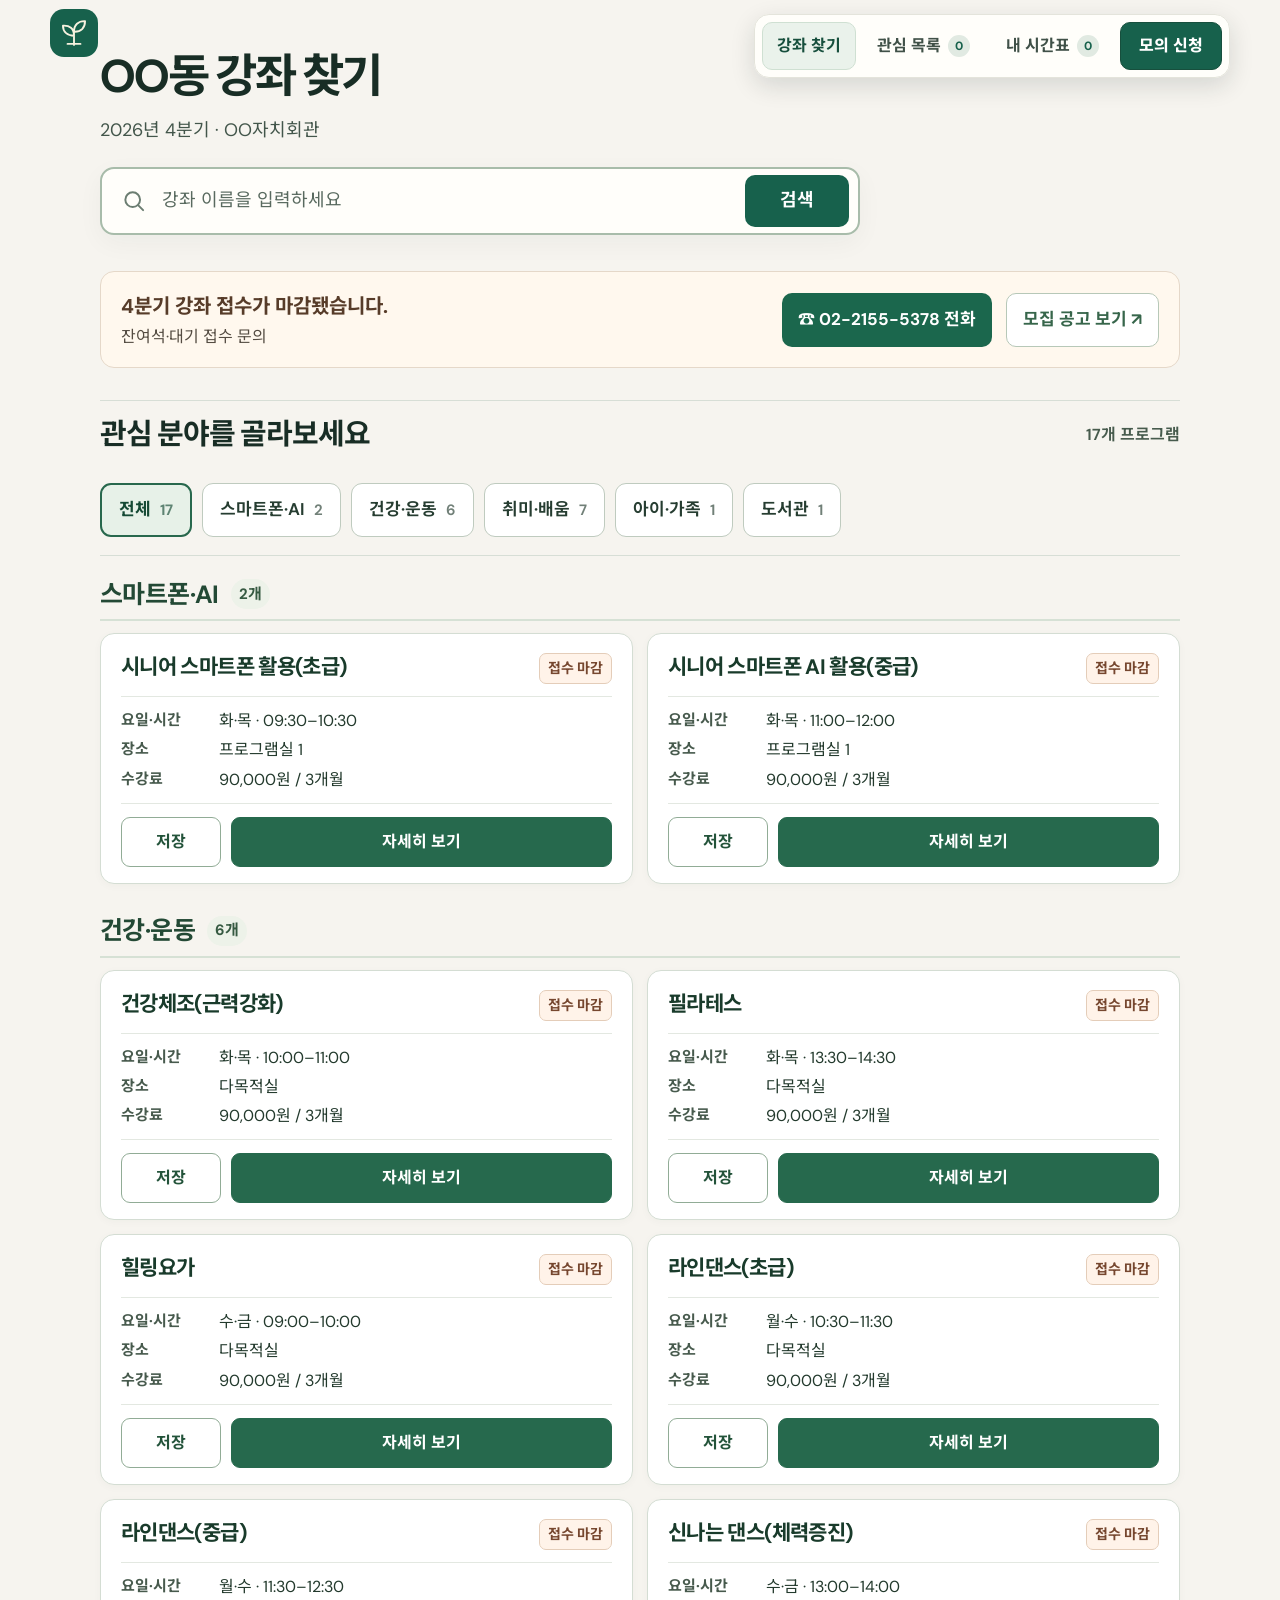
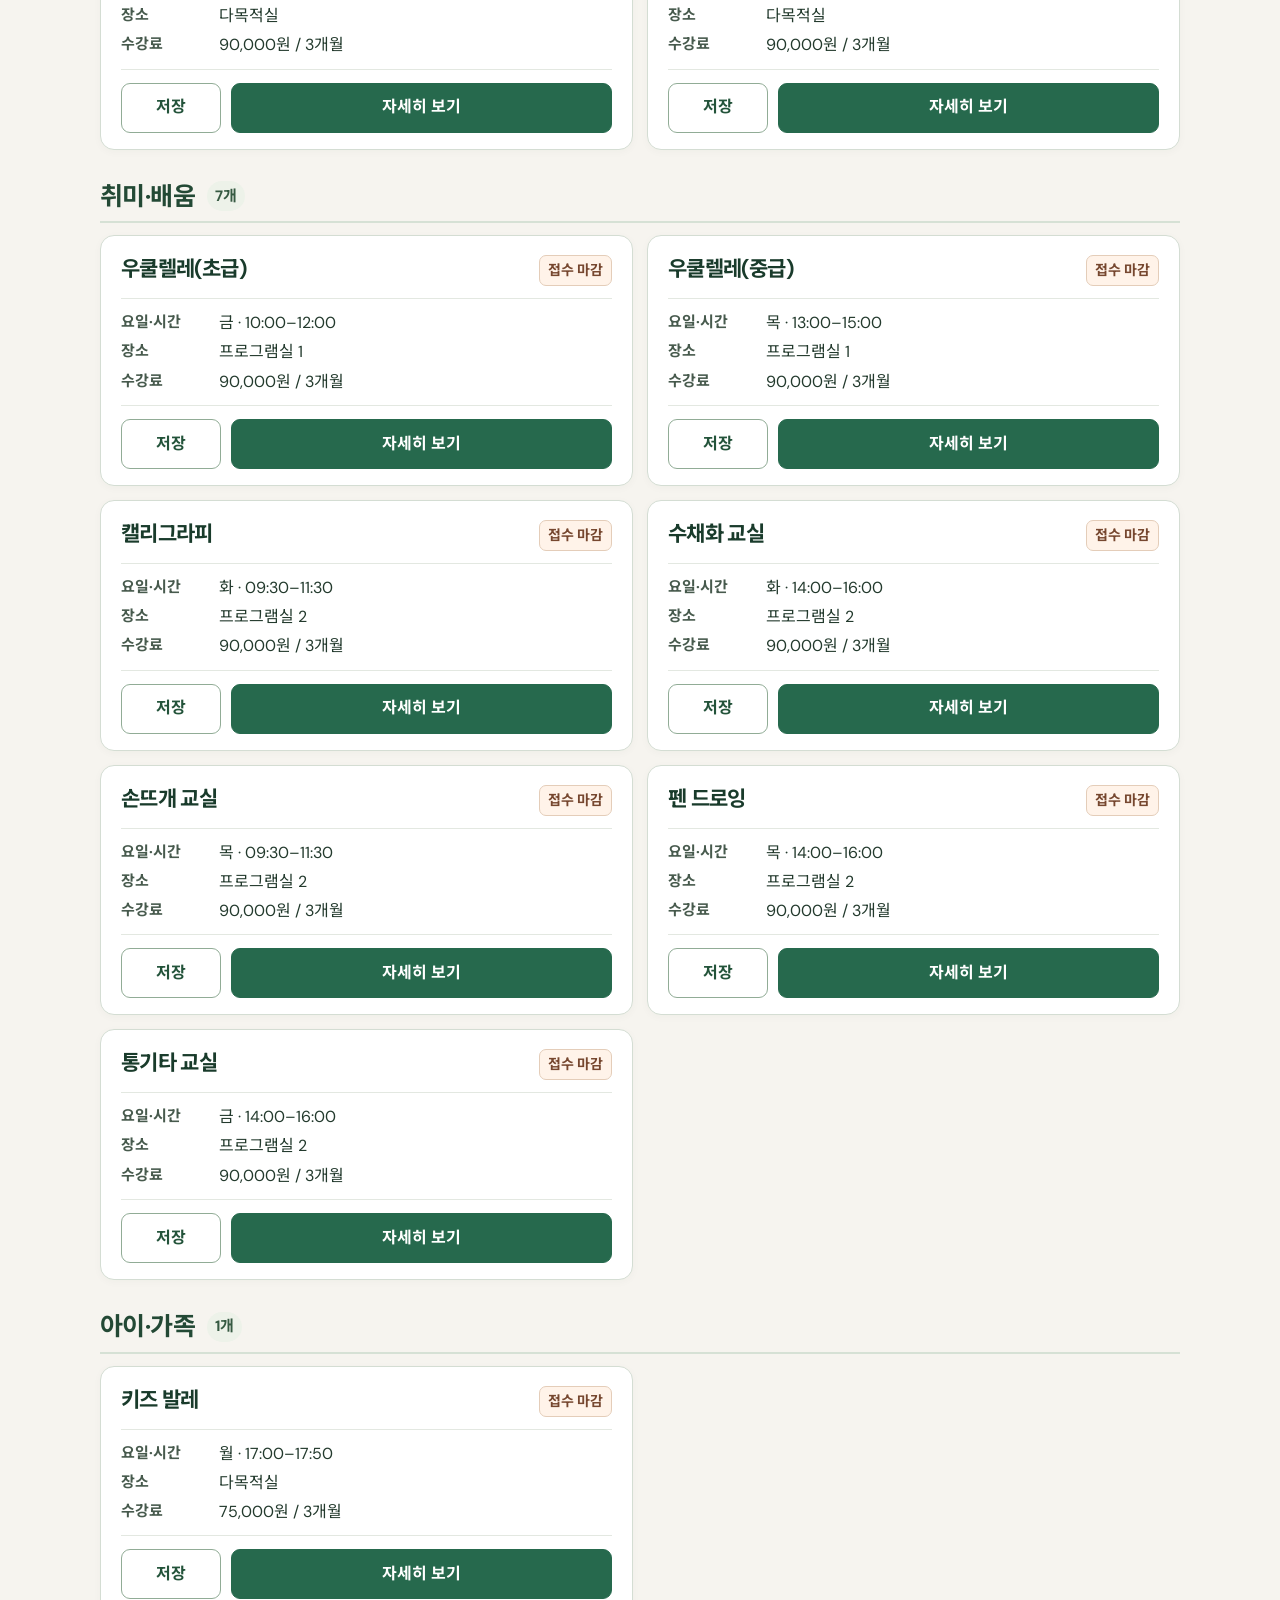
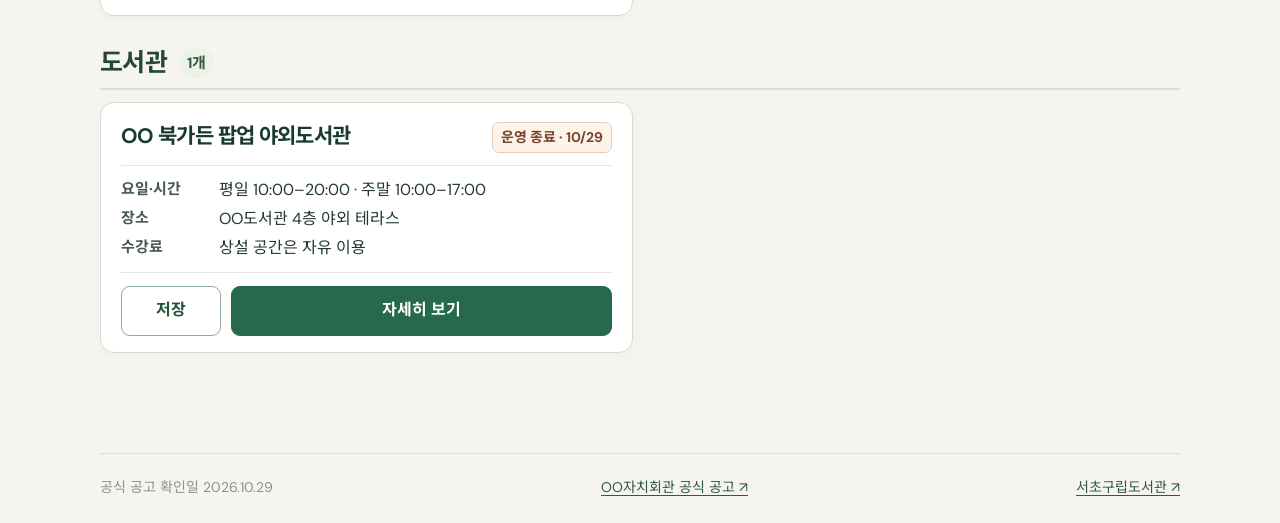
<file: index.html>
<!doctype html>
<html lang="ko">
  <head>
    <meta charset="UTF-8" />
    <meta name="viewport" content="width=device-width, initial-scale=1" />
    <meta name="theme-color" content="#f6f4ef" />
    <meta name="description" content="OO동 공공시설 강좌와 프로그램 공고를 크게 보기 쉽게 확인하세요." />
    <title>OO 클래스 — OO동 강좌 찾기</title>
    <link rel="stylesheet" href="./styles.css" />
    <script defer src="./programs.js"></script>
    <script defer src="./app.js"></script>
  </head>
  <body>
    <div class="app-shell">
      <header class="site-header">
        <a class="brand" href="#top" aria-label="홈 화면으로 이동">
          <span class="brand-mark" aria-hidden="true">
            <svg viewBox="0 0 40 40" fill="none"><path d="M20 34V17.5M20 23.2C12.5 23.2 7 19 7 11.4c7.7-.5 13 3.1 13 11.8ZM20 18.5C20 10.5 25 5.7 33 6c.1 7.9-4.8 12.9-13 12.5Z" stroke="currentColor" stroke-width="2.2" stroke-linecap="round" stroke-linejoin="round"/><path d="M12.4 32.8h15.2" stroke="currentColor" stroke-width="2.2" stroke-linecap="round"/></svg>
          </span>
        </a>
      </header>
      <nav class="view-switcher" aria-label="화면 메뉴">
        <button class="nav-link active" id="browseNav" type="button" aria-current="page">강좌 찾기</button>
        <button class="nav-link saved-nav" id="savedNav" type="button" aria-current="false">관심 목록 <span class="saved-count" id="savedCount">0</span></button>
        <button class="nav-link saved-nav" id="timetableNav" type="button" aria-current="false">내 시간표 <span class="saved-count" id="timetableCount">0</span></button>
        <a class="mock-application-link" href="./practice.html?flow=choose">모의 신청</a>
      </nav>

      <main id="top">
        <section class="hero" aria-labelledby="heroTitle">
          <div class="hero-copy">
            <h1 id="heroTitle">OO동 강좌 찾기</h1>
            <p class="hero-description">2026년 4분기 · OO자치회관</p>
            <form class="search-box" id="searchForm" role="search">
              <span class="search-symbol" aria-hidden="true">
                <svg viewBox="0 0 24 24" fill="none"><circle cx="10.8" cy="10.8" r="6.8" stroke="currentColor" stroke-width="1.8"/><path d="m16 16 4.4 4.4" stroke="currentColor" stroke-width="1.8" stroke-linecap="round"/></svg>
              </span>
              <label class="sr-only" for="searchInput">강좌 이름 검색</label>
              <input id="searchInput" type="search" placeholder="강좌 이름을 입력하세요" autocomplete="off" />
              <button class="search-submit" type="submit">검색</button>
            </form>
          </div>
        </section>

        <section class="status-note" role="status" aria-label="접수 안내">
          <div class="status-copy">
            <strong>4분기 강좌 접수가 마감됐습니다.</strong>
            <span>잔여석·대기 접수 문의</span>
          </div>
          <a class="phone-button" href="tel:0221555378">☎ 02-2155-5378 전화</a>
          <a class="notice-link" href="https://www.seocho.go.kr/site/seocho/ex/lecture/View.do?clIdx=L00018738" target="_blank" rel="noreferrer">모집 공고 보기 ↗</a>
        </section>

        <section class="program-section" id="programSection" aria-labelledby="programTitle">
          <div class="section-heading">
            <div>
              <h2 id="programTitle">관심 분야를 골라보세요</h2>
            </div>
            <span id="resultCount" aria-live="polite">17개 프로그램</span>
          </div>

          <div class="filter-toolbar">
            <div class="category-filters" role="group" aria-label="관심 분야">
              <button class="filter-chip selected" type="button" data-category="all" aria-pressed="true">전체 <span>17</span></button>
              <button class="filter-chip" type="button" data-category="senior" aria-pressed="false">스마트폰·AI <span>2</span></button>
              <button class="filter-chip" type="button" data-category="wellness" aria-pressed="false">건강·운동 <span>6</span></button>
              <button class="filter-chip" type="button" data-category="learning" aria-pressed="false">취미·배움 <span>7</span></button>
              <button class="filter-chip" type="button" data-category="kids" aria-pressed="false">아이·가족 <span>1</span></button>
              <button class="filter-chip" type="button" data-category="library" aria-pressed="false">도서관 <span>1</span></button>
            </div>
          </div>

          <div class="active-query" id="activeQuery" hidden>
            <span id="queryText"></span><button type="button" id="clearQuery">검색 지우기</button>
          </div>

          <div class="content-layout">
            <div class="program-grid" id="programGrid" aria-live="polite"></div>
          </div>
          <div class="empty-state" id="emptyState" hidden>
            <h3>찾는 강좌가 없습니다.</h3>
            <button type="button" id="emptyReset">전체 강좌 보기</button>
          </div>
        </section>

        <section class="saved-section" id="savedSection" hidden aria-labelledby="savedTitle">
          <div class="saved-heading">
            <div><button class="back-to-browse" type="button" id="backToBrowse">← 강좌 찾기</button><h2 id="savedTitle">관심 목록</h2><p class="saved-note">저장한 강좌 모음입니다. 수강 신청은 별도로 해야 합니다.</p></div>
            <span class="saved-overview"><b id="savedOverviewCount">0</b>개</span>
          </div>
          <div class="saved-list" id="savedList"></div>
          <div class="saved-empty" id="savedEmpty" hidden><h3>저장한 강좌가 없습니다.</h3><button type="button" id="savedEmptyBrowse">강좌 찾기</button></div>
        </section>

        <section class="timetable-section" id="timetableSection" hidden aria-labelledby="timetableTitle">
          <div class="saved-heading">
            <div><button class="back-to-browse" type="button" id="backFromTimetable">← 강좌 찾기</button><h2 id="timetableTitle">내 시간표</h2><p class="saved-note">신청 연습을 마치고 시간표에 담은 강좌예요. 실제 수강 등록 상태와는 달라요.</p></div>
            <span class="saved-overview"><b id="timetableOverviewCount">0</b>개</span>
          </div>
          <div class="timetable-notice">이 시간표는 이 브라우저에만 저장됩니다. 실제 신청 여부는 서초구청에서 확인해 주세요.</div>
          <div class="timetable-scroll" id="timetableScroll" hidden></div>
          <div class="saved-empty" id="timetableEmpty" hidden><h3>아직 시간표에 담긴 강좌가 없어요.</h3><p>신청 연습을 마치면 이곳에 자동으로 표시돼요.</p><button type="button" id="timetableEmptyBrowse">강좌 찾기</button></div>
        </section>
      </main>

      <footer class="site-footer"><span>공식 공고 확인일 2026.10.29</span><a href="https://www.seocho.go.kr/site/seocho/ex/lecture/List.do?scOrg=29280000" target="_blank" rel="noreferrer">OO자치회관 공식 공고 ↗</a><a href="https://www.seocholib.or.kr/" target="_blank" rel="noreferrer">서초구립도서관 ↗</a></footer>
    </div>

    <dialog class="program-dialog" id="programDialog" aria-labelledby="dialogTitle">
      <div class="dialog-head"><span class="dialog-kicker" id="dialogKicker">강좌 정보</span><button class="dialog-close" id="dialogClose" type="button" aria-label="창 닫기">닫기</button></div>
      <div class="dialog-body" id="dialogBody"></div>
    </dialog>
    <div class="toast" id="toast" role="status" aria-live="polite"></div>
  </body>
</html>
</file>
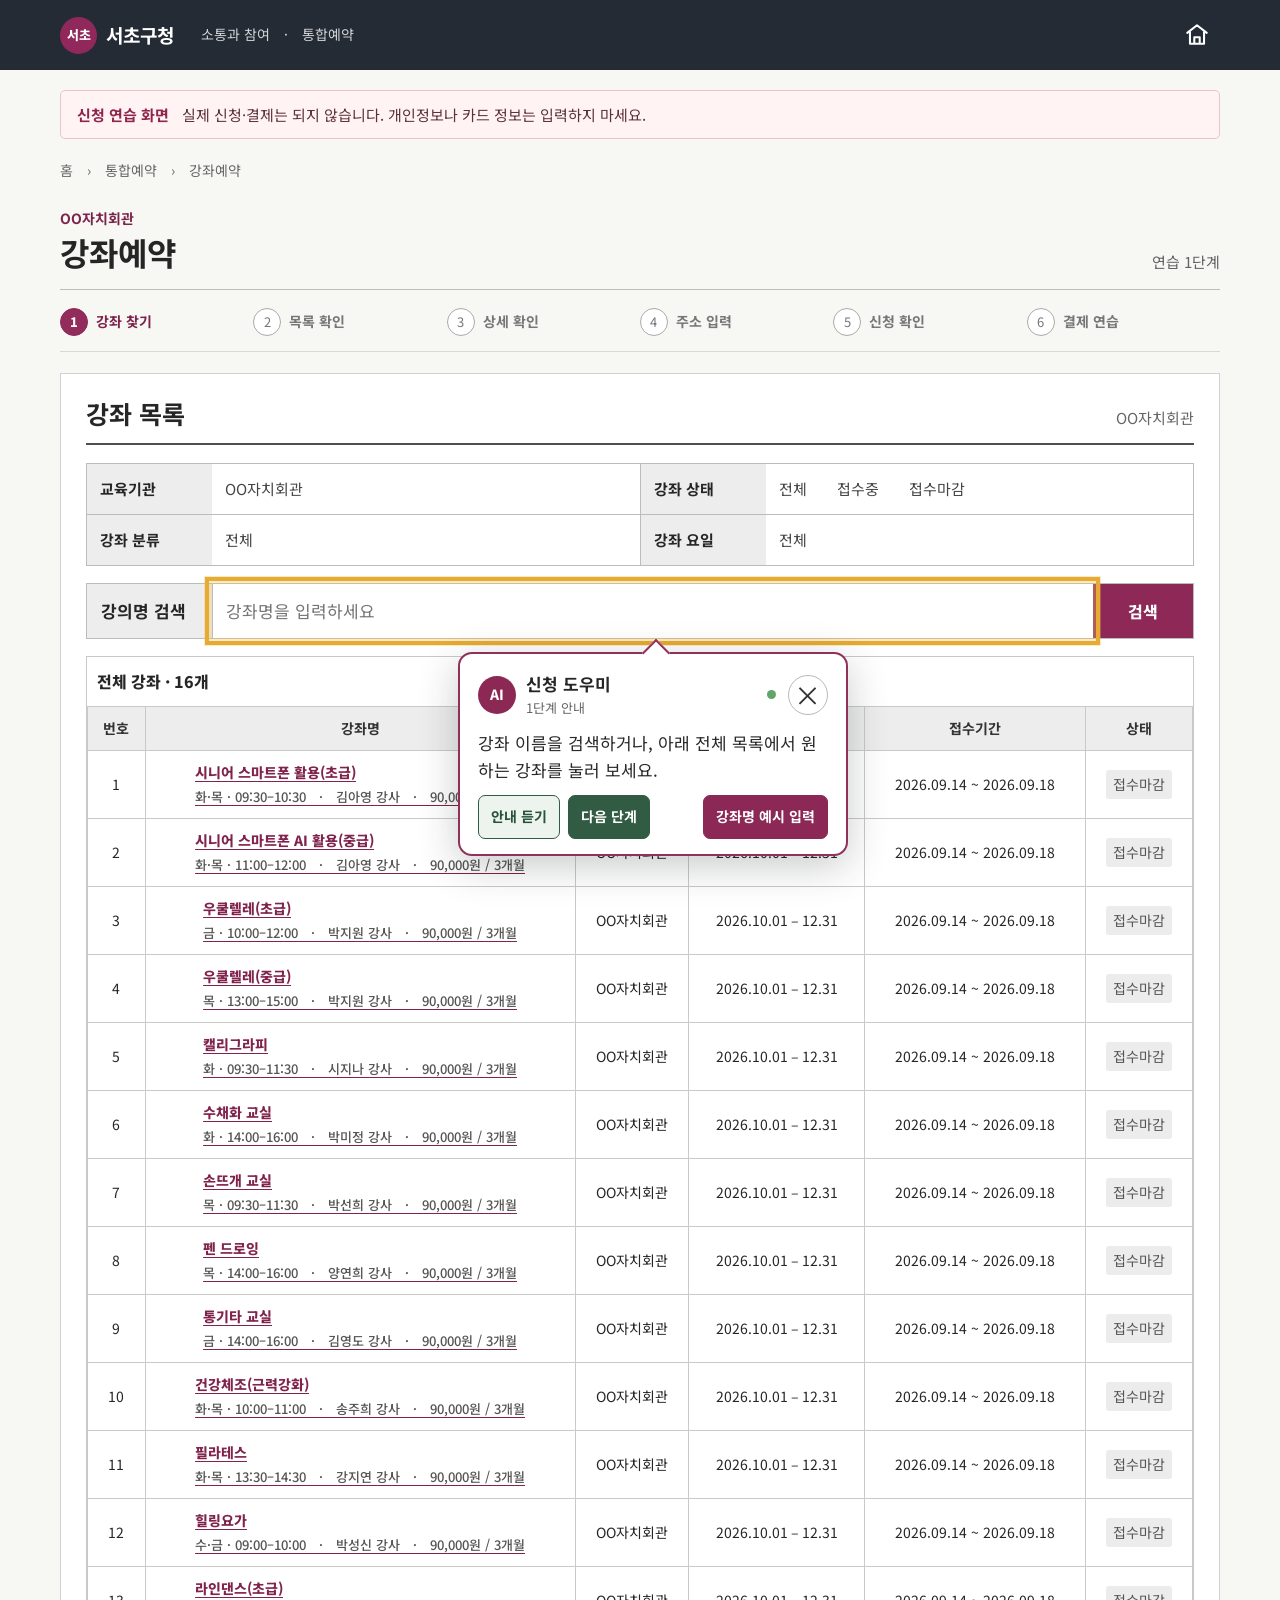
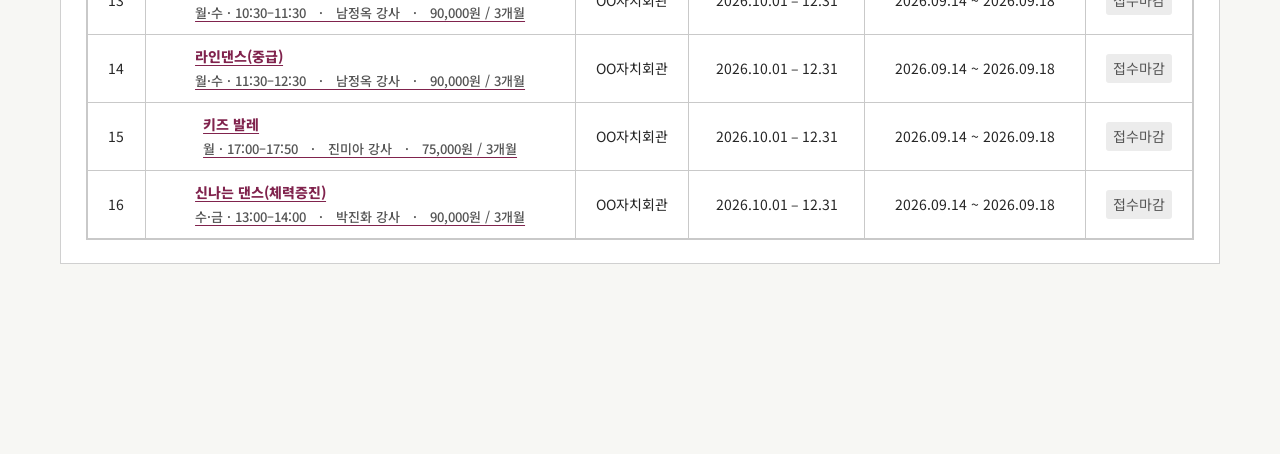
<file: practice.html>
<!doctype html>
<html lang="ko">
  <head>
    <meta charset="UTF-8" />
    <meta name="viewport" content="width=device-width, initial-scale=1" />
    <meta name="theme-color" content="#f7f7f4" />
    <meta name="description" content="서초구 강좌 신청 과정을 안전하게 연습하는 화면입니다." />
    <title>신청 연습 · OO 클래스</title>
    <link rel="stylesheet" href="./practice.css" />
    <script defer src="./programs.js"></script>
    <script defer src="./practice.js"></script>
  </head>
  <body>
    <header class="portal-topbar">
      <div class="portal-topbar-inner"><a class="portal-logo" href="./index.html"><span class="portal-symbol">서초</span><b>서초구청</b></a><span>소통과 참여　·　통합예약</span><nav class="portal-nav" aria-label="홈 이동"><a class="return-link home-icon-link" href="./index.html" aria-label="홈 화면으로 돌아가기"><svg aria-hidden="true" viewBox="0 0 24 24"><path d="m3 10 9-7 9 7M5.5 9v11h13V9M9.5 20v-6h5v6"/></svg></a></nav></div>
    </header>

    <main class="practice-layout">
      <div class="practice-warning" role="note"><b>신청 연습 화면</b><span>실제 신청·결제는 되지 않습니다. 개인정보나 카드 정보는 입력하지 마세요.</span></div>
      <nav class="breadcrumb" aria-label="현재 위치">홈　›　통합예약　›　강좌예약</nav>
      <div class="page-heading"><div><p class="page-eyebrow">OO자치회관</p><h1>강좌예약</h1></div><div class="page-count" id="pageCount">연습 1단계</div></div>
      <div class="step-track" id="stepTrack" aria-label="신청 연습 진행"></div>
      <section class="portal-content" id="portalContent"></section>
    </main>

    <aside class="coach" aria-label="AI 신청 도우미">
      <div class="coach-head"><span class="coach-avatar" aria-hidden="true">AI</span><div><b>신청 도우미</b><small id="coachCounter">1단계 안내</small></div><span class="coach-live" aria-hidden="true"></span><button class="coach-close" id="closeCoach" type="button" aria-label="신청 도우미 닫기">×</button></div>
      <p class="coach-message" id="coachMessage" aria-live="polite"></p>
      <div class="coach-actions"><button class="coach-speak" id="speakGuide" type="button">안내 듣기</button><button class="coach-back" id="coachBack" type="button" hidden>이전 단계</button><button class="coach-next" id="coachNext" type="button">다음 단계</button><button class="coach-example" id="fillExample" type="button" hidden>예시 입력</button></div>
    </aside>
    <button class="coach-reopen" id="reopenCoach" type="button" hidden><span aria-hidden="true">✦</span> 신청 도우미 다시 보기</button>
  </body>
</html>
</file>
<file: styles.css>
@import url('https://fonts.googleapis.com/css2?family=DM+Sans:wght@400;500;600;700&family=Noto+Sans+KR:wght@400;500;600;700;800&display=swap');

:root{--paper:#f6f4ef;--white:#fffefa;--ink:#182522;--muted:#75817b;--green:#17614c;--green-2:#dcebe2;--mint:#cfe4d5;--orange:#d76845;--orange-soft:#f8e6d9;--line:#e7e5dd;--shadow:0 18px 50px rgba(24,37,34,.07);font-family:"DM Sans","Noto Sans KR",-apple-system,BlinkMacSystemFont,"Segoe UI",sans-serif;color:var(--ink);font-synthesis:none;text-rendering:optimizeLegibility}
*[hidden]{display:none!important}
*{box-sizing:border-box}html{scroll-behavior:smooth}body{margin:0;background:var(--paper);min-width:320px}button,input,select{font:inherit}button,a,select{-webkit-tap-highlight-color:transparent}button{color:inherit}.app-shell{width:min(1180px,calc(100% - 64px));margin:0 auto}.site-header{height:92px;display:flex;align-items:center;justify-content:space-between;border-bottom:1px solid rgba(24,37,34,.09)}.brand{display:inline-flex;align-items:center;gap:11px;text-decoration:none;color:var(--ink)}.brand-mark{display:grid;place-items:center;width:42px;height:42px;border-radius:14px;background:var(--green);color:#f8f2df}.brand-mark svg{width:30px;height:30px}.brand-word{font-size:18px;line-height:1.05;font-weight:800;letter-spacing:-.04em}.brand-word>span{color:var(--green);margin-left:3px}.brand-word small{display:block;margin-top:6px;color:#819087;font:600 8px/1 "DM Sans",sans-serif;letter-spacing:.16em}.header-nav{display:flex;align-items:center;gap:36px;height:100%}.nav-link{height:100%;position:relative;border:0;background:transparent;padding:0;font-size:13px;color:#68746e;cursor:pointer}.nav-link.active{font-weight:700;color:var(--ink)}.nav-link.active:after{position:absolute;content:"";height:2px;background:var(--green);border-radius:4px;left:0;right:0;bottom:0}.saved-nav{display:inline-flex;align-items:center;gap:8px}.saved-count{display:inline-grid;place-items:center;min-width:20px;height:20px;border-radius:9px;background:#e5e9e2;color:var(--green);font-size:10px;font-weight:700}.resident-badge{display:flex;align-items:center;gap:8px;border:1px solid var(--line);border-radius:999px;background:rgba(255,254,250,.58);padding:9px 14px;font-size:11px;font-weight:600;color:#46524b}.resident-dot{width:7px;height:7px;border-radius:50%;background:var(--green)}
.demo-banner{margin-top:20px;min-height:54px;padding:10px 16px;display:flex;align-items:center;gap:11px;border:1px solid #f1d3bd;background:#fff5e9;border-radius:11px;color:#714b35}.demo-icon{display:grid;place-items:center;flex:none;width:19px;height:19px;border:1px solid #d9aa88;border-radius:50%;font:700 11px/1 Georgia,serif}.demo-banner p{display:flex;align-items:center;gap:9px;margin:0;flex:1;font-size:11px;line-height:1.55}.demo-banner p strong{font-size:11px;color:#754428}.demo-banner p span{color:#8c715d}.demo-banner>a{white-space:nowrap;text-decoration:none;color:#7e4e2f;font-size:10px;font-weight:700}
.hero{display:grid;grid-template-columns:minmax(0,1.15fr) minmax(360px,.85fr);gap:70px;align-items:center;padding:76px 22px 85px}.hero-copy{padding-top:6px}.eyebrow{display:flex;align-items:center;gap:8px;color:var(--green);font-size:10px;font-weight:700;letter-spacing:.095em}.eyebrow>span:first-child{width:18px;height:1px;background:var(--orange)}h1,h2,h3,p{margin-top:0}.hero h1{margin:22px 0 18px;font-size:clamp(39px,5.2vw,62px);line-height:1.2;letter-spacing:-.065em;font-weight:700}.hero h1 em,.how-copy h2 em{color:var(--green);font-style:normal}.hero-description{max-width:485px;color:#65716b;font-size:14px;line-height:1.85;margin-bottom:27px}.search-box{height:61px;max-width:570px;display:flex;align-items:center;gap:12px;padding:7px 7px 7px 17px;border:1px solid #e8e4d9;border-radius:15px;background:var(--white);box-shadow:0 8px 26px rgba(32,45,39,.045)}.search-symbol{display:grid;place-items:center;color:#6b7d71;flex:none}.search-symbol svg{width:20px;height:20px}.search-box input{flex:1;min-width:0;border:0;outline:0;background:transparent;font-size:12px;color:var(--ink)}.search-box input::placeholder{color:#9aa39b}.search-submit{display:flex;align-items:center;gap:18px;border:0;border-radius:10px;padding:12px 14px;background:var(--green);color:#fff;font-weight:700;font-size:10px;cursor:pointer;transition:background .2s,transform .2s}.search-submit:hover{background:#0d4f3c;transform:translateY(-1px)}.search-submit b{font-size:14px;line-height:10px}.suggestion-row{display:flex;align-items:center;flex-wrap:wrap;gap:7px;margin-top:14px}.suggestion-row>span{margin-right:2px;color:#89918b;font-size:9px}.suggestion{border:1px solid #e5e3da;border-radius:20px;padding:6px 9px;background:transparent;color:#65716b;font-size:9px;cursor:pointer;transition:all .2s}.suggestion:hover{border-color:#a8c4b1;background:#edf4ef;color:var(--green)}.search-hint{min-height:15px;margin:8px 0 0 3px;color:#929890;font-size:9px}
.hero-note{border:1px solid rgba(30,82,62,.12);border-radius:23px;background:#fffdf6;box-shadow:var(--shadow);overflow:hidden;padding:20px 23px 22px;transform:rotate(.7deg)}.note-heading{display:flex;align-items:center;gap:8px;color:#829087;font:700 9px/1 "DM Sans",sans-serif;letter-spacing:.1em}.sparkle{color:var(--orange);font-size:17px}.note-live{margin-left:auto;display:flex;align-items:center;gap:5px;border-radius:20px;padding:6px 8px;background:#f7eee1;color:#9a6b4c;font-size:8px;letter-spacing:.04em}.note-live i{width:5px;height:5px;border-radius:50%;background:#d88b48}.note-art{height:188px;position:relative;overflow:hidden;margin:17px 0 18px;border-radius:15px;background:#e9eee1}.art-sun{position:absolute;right:38px;top:27px;width:52px;height:52px;border-radius:50%;background:#efbf77;opacity:.9}.art-hill{position:absolute;bottom:-58px;width:80%;height:148px;border-radius:48% 52% 0 0/70% 62% 0 0;transform:rotate(-6deg)}.hill-back{left:-27px;background:#b6ceb7}.hill-front{right:-40px;bottom:-86px;width:74%;background:#719778;transform:rotate(10deg)}.art-book{position:absolute;z-index:2;width:68px;height:92px;bottom:34px;border-radius:5px 9px 7px 4px;box-shadow:8px 10px 16px #3d544438;transform:rotate(-13deg);background:#d76845}.book-one{left:28%;}.book-two{left:46%;bottom:31px;width:65px;height:87px;transform:rotate(12deg);background:#f3d58e}.art-book:after{content:"";position:absolute;left:7px;top:8px;bottom:8px;width:2px;background:rgba(255,255,255,.55)}.art-book i{position:relative;top:30px;left:20px;display:block;width:29px;height:3px;margin-bottom:5px;border-radius:9px;background:rgba(255,255,255,.62)}.book-two i{background:#9c7848}.art-flower{position:absolute;z-index:3;color:#f9e8bd;text-shadow:0 2px 9px #476b4b60}.flower-one{left:15%;top:38px;font-size:29px}.flower-two{right:16%;bottom:39px;color:#d8e8c9;font-size:25px}.art-label{position:absolute;z-index:4;padding:7px 9px;border-radius:8px;background:rgba(255,254,250,.92);box-shadow:0 4px 14px #40544020;font-size:9px;font-weight:700;color:#455c4e}.label-one{left:15px;bottom:20px}.label-two{right:15px;top:19px}.note-steps{display:grid;gap:13px}.note-steps>div{display:flex;align-items:center;gap:11px}.note-steps>div>span{display:grid;place-items:center;width:29px;height:29px;border-radius:10px;background:#edf2e8;color:var(--green);font:700 9px "DM Sans",sans-serif}.note-steps p{margin:0}.note-steps b{display:block;font-size:10px;line-height:1.5}.note-steps small{display:block;color:#929b92;font-size:9px;line-height:1.5}
.program-section{padding:27px 0 87px;border-top:1px solid rgba(24,37,34,.09)}.section-heading{display:flex;align-items:flex-end;justify-content:space-between;margin-bottom:25px}.small-eyebrow{font-size:9px;letter-spacing:.12em}.section-heading h2,.saved-heading h2{margin:11px 0 6px;font-size:30px;letter-spacing:-.055em;line-height:1.2}.section-heading p,.saved-heading p{margin:0;color:#7b867f;font-size:12px}.section-aside{display:flex;align-items:center;gap:12px;color:#768179;font-size:10px}.demo-stamp{border:1px solid #efc7aa;border-radius:5px;padding:4px 7px;color:#a16240;font-size:8px;font-weight:700;background:#fbefe3}.filter-toolbar{display:flex;align-items:center;justify-content:space-between;gap:16px;padding:13px 0;border-top:1px solid var(--line);border-bottom:1px solid var(--line)}.category-filters{display:flex;flex-wrap:wrap;align-items:center;gap:7px}.filter-chip{border:1px solid transparent;border-radius:8px;padding:9px 12px;background:transparent;color:#747d76;font-size:10px;cursor:pointer;transition:all .18s}.filter-chip:hover{border-color:#d8e0d6;color:var(--green)}.filter-chip.selected{border-color:#cddfd1;background:#eaf2eb;color:#205f4a;font-weight:700}.filter-chip span{margin-left:4px;font-size:9px;opacity:.65}.sort-select{position:relative;display:flex;align-items:center;gap:8px;flex:none;color:#647169}.sort-select select{appearance:none;border:0;background:transparent;padding:7px 21px 7px 6px;color:#59665e;font-size:10px;cursor:pointer;outline-color:#83aa91}.sort-select b{position:absolute;right:4px;top:3px;font-size:15px;pointer-events:none;font-weight:400}.active-query{display:inline-flex;align-items:center;gap:8px;margin-top:15px;padding:8px 11px;border:1px solid #d8e4db;border-radius:8px;background:#edf3ed;color:#436252;font-size:10px}.query-spark{color:var(--orange)}.active-query button{border:0;background:transparent;color:#75837a;font-size:9px;cursor:pointer}.content-layout{display:grid;grid-template-columns:minmax(0,1fr) 260px;gap:25px;margin-top:24px}.program-grid{display:grid;grid-template-columns:repeat(2,minmax(0,1fr));gap:14px;align-content:start}.program-card{position:relative;min-height:258px;padding:18px 18px 15px;border:1px solid #e9e7de;border-radius:14px;background:var(--white);transition:transform .22s,border-color .22s,box-shadow .22s;overflow:hidden}.program-card:hover{transform:translateY(-3px);border-color:#cedbd0;box-shadow:0 12px 30px rgba(34,62,45,.07)}.card-top{display:flex;align-items:center;justify-content:space-between;margin-bottom:16px}.category-icon{display:grid;place-items:center;width:38px;height:38px;border-radius:12px;background:var(--icon-bg,#eaf2eb);color:var(--icon-fg,var(--green));font-size:12px;font-weight:800;letter-spacing:-.04em}.category-label{position:absolute;top:26px;left:66px;color:#879089;font-size:9px}.card-saved{border:0;border-radius:50%;width:30px;height:30px;background:#f5f4ee;color:#8d968e;font-size:17px;cursor:pointer;transition:all .2s}.card-saved:hover,.card-saved.is-saved{background:#f9e9da;color:#ca6845}.program-card h3{margin:0 0 8px;font-size:16px;line-height:1.45;letter-spacing:-.04em}.card-place{display:flex;align-items:center;gap:5px;margin-bottom:13px;color:#7c867e;font-size:10px}.pin-mark{font-size:11px;color:#b06b49}.card-tags{display:flex;flex-wrap:wrap;gap:5px;margin-bottom:15px}.card-tag{padding:5px 7px;border-radius:5px;background:#f4f3ed;color:#737c74;font-size:8px}.card-tag.primary{background:#edf3ec;color:#47725b}.card-bottom{display:flex;align-items:flex-end;justify-content:space-between;border-top:1px solid #eeede7;padding-top:12px}.deadline-copy{color:#879189;font-size:8px}.deadline-copy b{display:block;margin-top:4px;color:#bb6947;font-size:11px}.deadline-count{margin-top:4px;color:#69756c;font-size:9px}.deadline-count strong{color:#bb6947;font-size:10px}.card-open{display:inline-flex;align-items:center;gap:7px;border:0;background:transparent;color:var(--green);font-size:9px;font-weight:700;cursor:pointer;padding:6px 0 4px 8px}.card-open:hover{color:#c76542}.card-open span{font-size:13px}.card-demo{position:absolute;right:57px;top:28px;border:1px solid #efd7c7;border-radius:4px;padding:3px 5px;color:#a87253;font-size:7px;background:#fcf6ee}
.side-column{display:flex;flex-direction:column;gap:13px}.saved-card{position:relative;padding:18px 17px 14px;border-radius:15px;background:#1d5a46;color:#f6f5e9;overflow:hidden}.saved-card:after{position:absolute;content:"";width:130px;height:130px;right:-66px;top:72px;border:1px solid #c5deca2b;border-radius:50%;box-shadow:0 0 0 17px #c5deca12,0 0 0 34px #c5deca0a}.saved-card-top{display:flex;align-items:center;gap:8px;color:#b7d0bc;font-size:8px;font-weight:700;letter-spacing:.08em}.saved-icon{display:grid;place-items:center;width:23px;height:23px;border:1px solid #e9f1dc55;border-radius:8px;color:#e7d996;font-size:15px}.saved-card h3{margin:16px 0 8px;font-size:21px;line-height:1.35;letter-spacing:-.045em}.saved-card>p{max-width:205px;margin:0 0 15px;color:#c5d5c7;font-size:9px;line-height:1.75}.saved-card-button{position:relative;z-index:1;display:flex;align-items:center;justify-content:space-between;width:100%;padding:10px 11px;border:1px solid #aecbb44c;border-radius:8px;background:#e9eedb;color:#22533f;text-align:left;font-size:9px;font-weight:700;cursor:pointer}.saved-card-button span{font-size:13px}.saved-card-foot{display:flex;align-items:center;gap:7px;margin-top:12px;color:#bfd2c0;font-size:8px}.saved-count-large{color:#f0d897;font:700 15px "DM Sans",sans-serif}.source-card{padding:16px;border:1px solid #e7e5dc;border-radius:13px;background:#fffdf8}.source-card-top{display:flex;align-items:center;gap:7px;color:#7b857c;font-size:9px;font-weight:700}.source-mark{display:grid;place-items:center;width:21px;height:21px;border-radius:7px;background:#f3eee0;color:#916b46;font-size:12px}.source-card h3{margin:13px 0 6px;font-size:14px;letter-spacing:-.03em}.source-card p{margin:0 0 11px;color:#818980;font-size:9px;line-height:1.7}.source-card>a{display:flex;align-items:center;justify-content:space-between;margin-top:7px;padding:8px 0 0;border-top:1px solid #efeee8;color:#476a55;text-decoration:none;font-size:9px;font-weight:600}.privacy-note{display:flex;align-items:center;gap:6px;margin:0;color:#9aa198;font-size:8px;line-height:1.6}.privacy-note span{font-size:12px}.empty-state,.saved-empty{padding:64px 20px;text-align:center;border:1px dashed #d9ddd5;border-radius:15px;background:#fbfaf5}.empty-mark{display:grid;place-items:center;width:42px;height:42px;margin:0 auto 13px;border-radius:50%;background:#eaf1e9;color:var(--green);font-size:21px}.empty-state h3,.saved-empty h3{margin-bottom:7px;font-size:16px}.empty-state p,.saved-empty p{color:#7f8a81;font-size:11px}.empty-state button,.saved-empty button{margin-top:7px;border:1px solid #cbd9ce;border-radius:8px;padding:9px 13px;background:#edf3ed;color:#315f48;font-size:10px;font-weight:700;cursor:pointer}
.saved-section{padding:42px 0 100px;min-height:430px}.saved-heading{display:flex;align-items:flex-end;justify-content:space-between;margin-bottom:24px}.back-to-browse{margin:0 0 27px;padding:0;border:0;background:transparent;color:#63746a;font-size:10px;cursor:pointer}.saved-heading .eyebrow{margin-bottom:2px}.saved-overview{display:inline-flex;align-items:center;gap:6px;margin-bottom:4px;color:#7b867e;font-size:10px}.saved-overview b{color:var(--green);font-size:18px}.saved-list{display:grid;grid-template-columns:repeat(2,minmax(0,1fr));gap:13px}.saved-row{display:flex;align-items:center;gap:13px;padding:14px 16px;border:1px solid var(--line);border-radius:12px;background:var(--white)}.saved-row-icon{display:grid;place-items:center;flex:none;width:42px;height:42px;border-radius:12px;background:var(--icon-bg,#eaf2eb);color:var(--icon-fg,var(--green));font-size:12px;font-weight:800}.saved-row-copy{flex:1;min-width:0}.saved-row-copy b{display:block;overflow:hidden;text-overflow:ellipsis;white-space:nowrap;font-size:12px}.saved-row-copy small{display:block;margin-top:5px;color:#859087;font-size:9px}.saved-row-deadline{flex:none;color:#8b928b;text-align:right;font-size:8px}.saved-row-deadline b{display:block;margin-top:4px;color:#ba6847;font-size:10px}.saved-row-actions{display:flex;align-items:center;gap:5px}.saved-row-actions button{width:28px;height:28px;border:0;border-radius:8px;background:#f2f2ec;color:#718077;font-size:12px;cursor:pointer}.saved-row-actions button:hover{background:#f8e9dd;color:#bd6543}.saved-empty{margin-top:13px}
.how-section{display:grid;grid-template-columns:.95fr 1.05fr;gap:90px;align-items:center;padding:53px 39px;margin:2px 0 72px;border-radius:20px;background:#ebece1}.how-copy h2{margin:15px 0 11px;font-size:28px;line-height:1.38;letter-spacing:-.055em}.how-copy>p{max-width:380px;margin:0;color:#69776e;font-size:11px;line-height:1.8}.how-points{display:grid;gap:14px}.how-points>div{position:relative;display:grid;grid-template-columns:30px 1fr;column-gap:10px;align-items:start}.how-points>div>span{grid-row:span 2;display:grid;place-items:center;width:28px;height:28px;border-radius:9px;background:#fffdf6;color:#627b65;font:700 9px "DM Sans",sans-serif}.how-points b{padding-top:1px;font-size:11px}.how-points p{margin:4px 0 0;color:#7c887f;font-size:9px}.site-footer{display:flex;align-items:center;justify-content:space-between;gap:15px;min-height:65px;border-top:1px solid rgba(24,37,34,.1);color:#8b938b;font-size:8px}.site-footer a{color:#718276;text-decoration:none}.site-footer .footer-brand{color:#415b4a;font-size:10px;font-weight:800}
.program-dialog{width:min(520px,calc(100% - 28px));max-height:min(88vh,790px);padding:0;border:1px solid #e3e2d9;border-radius:18px;background:#fffefa;color:var(--ink);box-shadow:0 28px 100px #111c1a40}.program-dialog::backdrop{background:rgba(17,30,24,.44);backdrop-filter:blur(4px)}.dialog-head{display:flex;align-items:center;justify-content:space-between;padding:18px 21px;border-bottom:1px solid #eeede7}.dialog-kicker{color:#77847b;font-size:8px;font-weight:700;letter-spacing:.12em}.dialog-kicker i{color:var(--orange);font-style:normal}.dialog-close{display:grid;place-items:center;width:29px;height:29px;border:0;border-radius:9px;background:#f2f1eb;color:#66716a;font-size:19px;cursor:pointer}.dialog-body{padding:23px 23px 22px;overflow:auto}.dialog-title-row{display:flex;align-items:flex-start;gap:12px}.dialog-category-icon{display:grid;place-items:center;flex:none;width:43px;height:43px;border-radius:14px;background:var(--icon-bg,#eaf2eb);color:var(--icon-fg,var(--green));font-size:13px;font-weight:800}.dialog-title-copy{flex:1}.dialog-category{color:#859087;font-size:9px}.dialog-title-copy h2{margin:5px 0 2px;font-size:21px;line-height:1.35;letter-spacing:-.05em}.dialog-place{margin:0;color:#718078;font-size:10px}.detail-note{display:flex;gap:8px;margin:18px 0;padding:11px 12px;border:1px solid #efd7c3;border-radius:9px;background:#fff6ec;color:#866146;font-size:9px;line-height:1.65}.detail-note strong{font-weight:700}.detail-grid{display:grid;grid-template-columns:1fr 1fr;gap:8px;margin:18px 0}.detail-item{padding:11px 12px;border-radius:9px;background:#f5f4ee}.detail-item span{display:block;color:#8d978e;font-size:8px}.detail-item b{display:block;margin-top:5px;font-size:10px;line-height:1.5}.detail-item small{color:#75817b;font:inherit;font-size:9px}.detail-subhead{margin:19px 0 8px;font-size:10px}.detail-description{margin:0;color:#6d7971;font-size:10px;line-height:1.8}.detail-tags{display:flex;flex-wrap:wrap;gap:5px;margin-top:9px}.dialog-actions{display:grid;grid-template-columns:1fr 1fr;gap:8px;margin-top:21px}.dialog-actions button,.dialog-actions a{display:flex;align-items:center;justify-content:center;gap:7px;min-height:41px;border-radius:9px;text-decoration:none;font-size:9px;font-weight:700;cursor:pointer}.dialog-save{border:0;background:var(--green);color:white}.dialog-save.is-saved{background:#f7e9dc;color:#a25534}.dialog-official{border:1px solid #dce2d9;background:#fffefa;color:#4c6955}.dialog-actions button:hover,.dialog-actions a:hover{filter:brightness(.97)}.calendar-action{display:block;width:100%;margin-top:8px;padding:10px;border:1px solid #e5e6dd;border-radius:8px;background:#f6f5ef;color:#65746b;text-align:center;font-size:9px;font-weight:600;cursor:pointer}.calendar-action:hover{border-color:#bed1c2;background:#edf4ee}.dialog-footnote{margin:11px 0 0;color:#9ba198;font-size:8px;line-height:1.6;text-align:center}.toast{position:fixed;z-index:10;bottom:24px;left:50%;transform:translate(-50%,15px);opacity:0;pointer-events:none;border-radius:10px;padding:11px 15px;background:#193f31;color:white;box-shadow:0 8px 30px #142c2140;font-size:10px;transition:opacity .2s,transform .2s}.toast.show{opacity:1;transform:translate(-50%,0)}.sr-only{position:absolute;width:1px;height:1px;padding:0;margin:-1px;overflow:hidden;clip:rect(0,0,0,0);white-space:nowrap;border:0}
@media(max-width:960px){.app-shell{width:min(100% - 44px,760px)}.hero{grid-template-columns:1fr minmax(280px,.72fr);gap:28px;padding:62px 8px 69px}.hero h1{font-size:49px}.content-layout{grid-template-columns:minmax(0,1fr) 225px;gap:14px}.program-card{padding:16px 14px 13px}.how-section{gap:45px;padding:43px 30px}}
@media(max-width:720px){.app-shell{width:calc(100% - 34px)}.site-header{height:72px}.brand-mark{width:37px;height:37px;border-radius:12px}.brand-mark svg{width:26px}.brand-word{font-size:16px}.brand-word small{font-size:7px}.header-nav{gap:14px}.nav-link{font-size:10px}.resident-badge{padding:8px 10px;font-size:0}.resident-dot{width:8px;height:8px}.saved-count{font-size:9px}.demo-banner{margin-top:13px;align-items:flex-start;gap:8px;padding:10px}.demo-banner p{display:block;font-size:9px}.demo-banner p strong{display:block;margin-bottom:1px;font-size:9px}.demo-banner p span{font-size:9px}.demo-banner>a{align-self:center;font-size:8px}.hero{grid-template-columns:1fr;gap:29px;padding:45px 3px 54px}.hero h1{margin:17px 0 14px;font-size:clamp(40px,10vw,54px)}.hero-description{font-size:12px;max-width:490px}.search-box{height:56px;padding-left:13px;gap:8px}.search-box input{font-size:11px}.search-submit{gap:8px;padding:11px 10px;font-size:9px}.suggestion-row{gap:5px}.suggestion-row>span{flex-basis:100%;margin-bottom:1px}.suggestion{font-size:8px}.search-hint{font-size:8px}.hero-note{display:none}.program-section{padding:20px 0 62px}.section-heading{align-items:flex-end;margin-bottom:17px}.section-heading h2,.saved-heading h2{font-size:25px}.section-heading p{font-size:10px}.section-aside{gap:7px;font-size:8px}.demo-stamp{padding:4px 5px;font-size:7px}.filter-toolbar{align-items:flex-start;flex-direction:column;gap:5px;padding:11px 0}.category-filters{gap:3px}.filter-chip{padding:8px 9px;font-size:9px}.sort-select{align-self:flex-end}.content-layout{display:block;margin-top:15px}.program-grid{grid-template-columns:1fr;gap:10px}.program-card{min-height:230px;padding:16px}.card-top{margin-bottom:13px}.program-card h3{font-size:15px}.card-place{margin-bottom:11px}.card-bottom{padding-top:10px}.side-column{margin-top:14px;display:grid;grid-template-columns:1fr}.saved-card{padding:17px}.saved-card h3{font-size:20px}.saved-card>p{max-width:none}.source-card{padding:14px}.privacy-note{padding:3px 1px}.how-section{grid-template-columns:1fr;gap:23px;padding:29px 22px;margin:0 0 46px}.how-copy h2{font-size:24px}.site-footer{align-items:flex-start;flex-wrap:wrap;gap:9px;padding:16px 0;font-size:7px}.site-footer>span{order:3;flex-basis:100%}.saved-section{padding:27px 0 68px}.saved-heading{align-items:flex-start}.saved-overview{font-size:9px}.saved-list{grid-template-columns:1fr}.saved-row{gap:9px;padding:12px}.saved-row-copy b{font-size:10px}.saved-row-deadline{font-size:7px}.saved-row-deadline b{font-size:9px}.dialog-body{padding:19px 17px}.dialog-title-copy h2{font-size:18px}.detail-grid{gap:6px}.detail-item{padding:10px}.dialog-actions{grid-template-columns:1fr}.toast{bottom:16px;width:max-content;max-width:calc(100% - 30px);text-align:center}}
@media(max-width:390px){.header-nav{gap:9px}.nav-link{font-size:9px}.resident-badge{display:none}.demo-banner>a{max-width:73px;white-space:normal;line-height:1.5}.section-heading{align-items:flex-start}.section-aside{flex-direction:column;align-items:flex-end;gap:4px}.filter-chip{padding:7px 7px;font-size:8px}.search-submit{gap:5px;padding:10px 8px}}
@media(prefers-reduced-motion:reduce){*,*:before,*:after{scroll-behavior:auto!important;transition:none!important;animation:none!important}}
.source-insight{margin-top:12px;padding:11px;border-radius:9px;background:#f5f5ec}.source-insight>b{font-size:9px;color:#4f6152}.source-insight>p{margin:5px 0 0;color:#828a81;font-size:8px;line-height:1.65}.source-insight>a{display:inline-flex;margin-top:8px;color:#496d55;text-decoration:none;font-size:8px;font-weight:700}

/* Official-source listing refinements */
.hero{grid-template-columns:minmax(0,1fr);padding-top:56px;padding-bottom:54px}.hero-copy{max-width:780px}.hero h1{font-size:clamp(42px,6vw,68px)}
.source-banner{border-color:#dce8dc;background:#f0f5ed}.source-banner .demo-icon{background:#d9ead9;color:#386c4c}.source-banner p strong{color:#2d5f44}.source-banner>a{white-space:nowrap}
.card-status{position:absolute;top:28px;right:57px;border:1px solid #e7e6da;border-radius:5px;padding:3px 6px;background:#f6f4eb;color:#6c766c;font-size:7px;font-weight:700}.card-status.closed{border-color:#eadbd1;background:#fbf1e9;color:#9a5d3f}.card-status.today{border-color:#d2e3d1;background:#edf5e9;color:#3e704b}
.status-note{display:flex;align-items:center;gap:10px;margin:8px 0 16px;padding:12px 14px;border:1px solid #e8ddcf;border-radius:10px;background:#fff9f1;color:#725b49;font-size:9px;line-height:1.6}.status-note strong{color:#81543c}.status-note span{flex:1}.status-note a{flex:none;color:#37664b;font-weight:700;text-decoration:none}.status-note a:hover{text-decoration:underline}
@media(max-width:720px){.hero{padding-top:42px;padding-bottom:39px}.source-banner p{display:block}.source-banner p strong{display:block;margin-bottom:2px}.source-banner>a{max-width:120px}.status-note{align-items:flex-start;flex-direction:column;gap:3px;margin:6px 0 12px;padding:10px 11px}.status-note a{margin-top:3px}.card-status{top:25px;right:53px;font-size:7px}}

/* Readable, senior-friendly layout */
body{font-size:18px;line-height:1.55;color:#182d25}
.app-shell{width:min(100% - 48px,1080px)}
.site-header{height:88px}
.brand{gap:12px}
.brand-mark{width:48px;height:48px}
.brand-mark svg{width:34px;height:34px}
.brand-word{font-size:23px;letter-spacing:-.04em}
.header-nav{gap:24px}
.nav-link{min-height:52px;padding:8px 2px;font-size:17px;color:#374a40}
.nav-link.active{color:#155b43}
.saved-count{min-width:26px;height:26px;font-size:14px}
.hero{padding:42px 0 24px}
.hero-copy{max-width:none}
.hero h1{margin:0;font-size:clamp(34px,5vw,46px);line-height:1.25;letter-spacing:-.045em}
.hero-description{margin:8px 0 20px;color:#43564b;font-size:18px}
.search-box{height:68px;max-width:760px;padding:0 9px 0 18px;border:2px solid #a8bcaa;border-radius:14px}
.search-symbol{width:28px;height:28px}
.search-symbol svg{width:26px;height:26px}
.search-box input{font-size:18px}
.search-box input::placeholder{color:#596a5f}
.search-submit{min-width:104px;min-height:52px;justify-content:center;border-radius:10px;font-size:18px}
.status-note{display:flex;align-items:center;flex-wrap:wrap;gap:14px;margin:12px 0 32px;padding:18px 20px;border:1px solid #e5d8c9;border-radius:14px;background:#fff8ee;color:#483d32;font-size:17px}
.status-copy{display:grid;gap:2px;flex:1 1 290px}
.status-copy strong{font-size:20px;color:#573c29}
.status-copy span{font-size:16px;color:#544c42}
.phone-button,.notice-link{display:inline-flex;align-items:center;justify-content:center;min-height:54px;padding:10px 16px;border-radius:10px;text-decoration:none;font-size:17px;font-weight:750}
.phone-button{background:#1b674d;color:#fff}
.status-note .phone-button{color:#fff}
.phone-button:hover{background:#104d39}
.notice-link{border:1px solid #b7c8b8;background:#fff;color:#25563e}
.program-section{padding:14px 0 70px;border-top:1px solid #d7ded6}
.section-heading{align-items:center;margin:0 0 16px}
.section-heading h2,.saved-heading h2{margin:0;font-size:29px;line-height:1.35;letter-spacing:-.035em}
.section-heading>span{color:#475b4d;font-size:16px;font-weight:650}
.filter-toolbar{padding:12px 0 18px;border-top:0;border-bottom:1px solid #d7ded6}
.category-filters{gap:10px}
.filter-chip{min-height:54px;padding:11px 17px;border:1px solid #bfcbbf;border-radius:11px;background:#fff;color:#263d31;font-size:17px;font-weight:650}
.filter-chip:hover{border-color:#47785b;background:#f2f7f1}
.filter-chip.selected{border:2px solid #28684d;background:#e7f1e8;color:#164a35}
.filter-chip span{margin-left:5px;font-size:15px}
.active-query{gap:12px;margin-top:14px;padding:10px 14px;font-size:16px}
.active-query button{min-height:42px;padding:6px 10px;border-radius:8px;background:#fff;color:#24553e;font-size:16px;text-decoration:underline}
.content-layout{display:block;margin-top:22px}
.program-grid{display:block}
.program-group{margin:0 0 30px}
.group-heading{display:flex;align-items:center;gap:12px;margin:0 0 12px;padding-bottom:8px;border-bottom:2px solid #d6e1d5}
.group-heading h3{margin:0;color:#234935;font-size:25px;line-height:1.35;letter-spacing:-.025em}
.group-heading span{display:inline-flex;align-items:center;justify-content:center;min-width:35px;height:30px;padding:0 8px;border-radius:20px;background:#edf2e9;color:#365a42;font-size:15px;font-weight:700}
.group-cards{display:grid;grid-template-columns:repeat(2,minmax(0,1fr));gap:14px}
.program-card{min-height:0;padding:19px 20px 16px;border:1px solid #d4ddd3;border-radius:14px;background:#fff;box-shadow:0 2px 8px #203a2608}
.program-card:hover{transform:translateY(-1px);border-color:#8fae94;box-shadow:0 5px 16px #203a2610}
.card-heading{display:flex;align-items:flex-start;justify-content:space-between;gap:12px;margin-bottom:12px}
.card-heading h4{margin:0;color:#193b2b;font-size:21px;line-height:1.4;letter-spacing:-.03em}
.card-status{position:static;flex:none;max-width:45%;padding:5px 8px;border-radius:7px;font-size:14px;line-height:1.35;text-align:center}
.card-status.closed{color:#76472f;background:#fff3e9;border-color:#e4cdb9}
.card-facts{display:grid;gap:6px;margin:0;padding:12px 0;border-top:1px solid #e3e8e1;border-bottom:1px solid #e3e8e1}
.card-facts>div{display:grid;grid-template-columns:90px minmax(0,1fr);gap:8px;align-items:start}
.card-facts dt{color:#475a4d;font-size:15px;font-weight:700}
.card-facts dd{margin:0;color:#233a2d;font-size:16px;line-height:1.45;overflow-wrap:anywhere}
.card-actions{display:flex;gap:10px;margin-top:13px}
.card-actions button{min-height:50px;padding:8px 15px;border-radius:9px;font-size:16px;font-weight:700}
.card-saved{flex:0 0 100px;width:auto;height:auto;border:1px solid #91ac96;background:#fff;color:#23533a}
.card-saved.is-saved{border-color:#28684d;background:#e9f2e9;color:#1b553a}
.card-open{flex:1;justify-content:center;border:1px solid #26694d!important;background:#26694d!important;color:#fff!important}
.card-open:hover{background:#164e38!important;color:#fff!important}
.empty-state,.saved-empty{padding:38px 20px;border:1px solid #d7dfd5;background:#fff}
.empty-state h3,.saved-empty h3{font-size:21px}
.empty-state button,.saved-empty button{min-height:48px;padding:9px 16px;font-size:16px}
.saved-section{padding:30px 0 70px;min-height:400px}
.saved-note{margin:8px 0 0;color:#485c4e;font-size:16px;line-height:1.55}
.saved-heading{align-items:center;margin-bottom:20px}
.back-to-browse{min-height:44px;margin:0 0 12px;font-size:16px;text-decoration:underline}
.saved-overview{font-size:16px}
.saved-overview b{font-size:21px}
.saved-list{grid-template-columns:1fr;gap:10px}
.saved-row{min-height:82px;gap:14px;padding:15px;border-color:#d4ddd3}
.saved-row-icon{width:48px;height:48px;font-size:15px}
.saved-row-copy b{font-size:18px;white-space:normal}
.saved-row-copy small{font-size:14px}
.saved-row-deadline{font-size:14px}
.saved-row-deadline b{font-size:15px}
.saved-row-actions{gap:8px}
.saved-row-actions button{width:auto;min-width:48px;height:48px;padding:0 12px;font-size:15px}
.site-footer{min-height:70px;gap:18px;font-size:14px;flex-wrap:wrap}
.site-footer a{color:#315a41;text-decoration:underline;text-underline-offset:3px}
.program-dialog{width:min(680px,calc(100% - 28px));max-height:90vh;border-radius:18px}
.dialog-head{padding:15px 20px}
.dialog-kicker{font-size:16px;letter-spacing:0}
.dialog-close{width:auto;min-width:52px;min-height:48px;padding:6px 12px;border:1px solid #cbd6ca;background:#fff;font-size:16px}
.dialog-body{padding:22px 24px 24px}
.dialog-title-row{gap:15px}
.dialog-category-icon{width:54px;height:54px;border-radius:14px;font-size:16px}
.dialog-category{font-size:15px}
.dialog-title-copy h2{margin:3px 0 4px;font-size:25px;line-height:1.4}
.dialog-place{font-size:16px;line-height:1.5}
.detail-grid{gap:8px;margin:18px 0}
.detail-item{padding:12px 13px;border:1px solid #e1e6df;border-radius:10px;background:#f9faf6}
.detail-item.detail-wide{grid-column:1/-1}
.detail-item span{color:#485c4e;font-size:14px;font-weight:700}
.detail-item b{margin-top:4px;color:#20392a;font-size:16px;line-height:1.5}
.dialog-actions{grid-template-columns:1fr 1fr;gap:10px;margin-top:18px}
.dialog-actions button,.dialog-actions a{min-height:50px;border-radius:9px;font-size:16px}
.dialog-save{background:#28684d}
.dialog-official{border-color:#9aaf9b;background:#fff;color:#235239}
.toast{bottom:24px;padding:14px 18px;font-size:16px}

@media(max-width:760px){
  .app-shell{width:calc(100% - 32px)}
  .site-header{height:76px}
  .brand-mark{width:42px;height:42px}
  .brand-mark svg{width:30px;height:30px}
  .brand-word{font-size:20px}
  .header-nav{gap:15px}
  .nav-link{min-height:48px;font-size:16px}
  .saved-count{min-width:24px;height:24px;font-size:13px}
  .hero{padding:30px 0 18px}
  .hero h1{font-size:36px}
  .hero-description{margin:7px 0 15px;font-size:16px}
  .search-box{height:62px;padding-left:13px;gap:8px}
  .search-box input{min-width:0;font-size:17px}
  .search-submit{min-width:78px;min-height:48px;padding:8px 12px;font-size:16px}
  .status-note{align-items:stretch;gap:9px;margin:10px 0 24px;padding:14px}
  .status-copy{flex-basis:100%}
  .status-copy strong{font-size:18px}
  .status-copy span{font-size:15px}
  .phone-button,.notice-link{min-height:50px;flex:1 1 auto;padding:8px 10px;font-size:15px}
  .section-heading h2,.saved-heading h2{font-size:24px}
  .section-heading>span{font-size:14px}
  .filter-toolbar{padding:7px 0 14px}
  .category-filters{gap:8px}
  .filter-chip{min-height:48px;padding:9px 12px;font-size:15px}
  .filter-chip span{font-size:13px}
  .content-layout{margin-top:17px}
  .group-heading h3{font-size:22px}
  .group-cards{grid-template-columns:1fr;gap:11px}
  .program-group{margin-bottom:25px}
  .program-card{padding:16px}
  .card-heading h4{font-size:19px}
  .card-status{max-width:48%;font-size:13px}
  .card-facts>div{grid-template-columns:83px minmax(0,1fr)}
  .card-facts dt{font-size:14px}
  .card-facts dd{font-size:15px}
  .card-actions button{min-height:48px;font-size:15px}
  .saved-section{padding-top:20px}
  .saved-note{font-size:15px}
  .saved-row{flex-wrap:wrap}
  .saved-row-copy{flex:1 1 calc(100% - 70px)}
  .saved-row-deadline{display:none}
  .saved-row-actions{width:100%;justify-content:flex-end}
  .saved-row-actions button{min-height:46px}
  .site-footer{align-items:flex-start;justify-content:flex-start;gap:9px 18px;padding:16px 0}
  .site-footer span{flex-basis:100%;order:2}
  .dialog-body{padding:18px 16px}
  .detail-grid{grid-template-columns:1fr}
  .detail-item{padding:10px 12px}
  .dialog-actions{grid-template-columns:1fr}
}
@media(max-width:390px){
  .app-shell{width:calc(100% - 24px)}
  .brand{gap:8px}
  .brand-word{font-size:18px}
  .header-nav{gap:9px}
  .nav-link{font-size:14px}
  .hero h1{font-size:32px}
  .phone-button,.notice-link{font-size:14px}
  .filter-chip{padding:8px 10px;font-size:14px}
}


.dialog-practice{display:flex;align-items:center;justify-content:center;gap:9px;width:100%;min-height:58px;margin-top:12px;padding:12px 18px;border:2px solid #2b654b;border-radius:10px;background:#eaf2eb;color:#1f513a;text-decoration:none;font-size:19px;font-weight:800}
.dialog-practice:hover{background:#dcebdd}
.timetable-section{min-height:420px;padding:30px 0 90px}.timetable-notice{margin:-7px 0 17px;padding:12px 14px;border:1px solid #e7e4d6;border-radius:9px;background:#f8f6ed;color:#6e756e;font-size:11px;line-height:1.65}.timetable-scroll{overflow-x:auto;border:1px solid #e1e4dc;border-radius:12px;background:#fffefa}.weekly-board{min-width:850px}.weekly-headers,.weekly-body{display:grid;grid-template-columns:62px repeat(5,minmax(150px,1fr))}.weekly-headers{height:44px;border-bottom:1px solid #dfe3da;background:#f1f3ec}.weekly-time-head,.weekly-day-head{display:grid;place-items:center;border-right:1px solid #e0e3db;color:#57655c;font-size:11px;font-weight:800}.weekly-body{height:528px}.weekly-time-column,.weekly-day-column{position:relative;height:528px;border-right:1px solid #e2e5de}.weekly-time-column span{position:absolute;top:calc(var(--time-index)*48px);right:7px;transform:translateY(-7px);color:#88918b;font-size:9px}.weekly-day-lines{height:100%;background:repeating-linear-gradient(to bottom,transparent 0,transparent 47px,#e7e9e3 47px,#e7e9e3 48px)}.weekly-event{position:absolute;top:var(--event-top);left:calc(var(--event-lane)*100%/var(--event-lanes) + 3px);width:calc(100%/var(--event-lanes) - 6px);height:var(--event-height);min-height:46px;overflow:hidden;padding:7px 18px 6px 8px;border-left:3px solid var(--event-fg);border-radius:6px;background:var(--event-bg);color:#26352d}.weekly-event b,.weekly-event span{display:block;overflow:hidden;text-overflow:ellipsis}.weekly-event b{font-size:9px;line-height:1.35}.weekly-event span{margin-top:4px;color:#59675e;font-size:8px;white-space:nowrap}.weekly-event button{position:absolute;top:3px;right:2px;width:17px;height:17px;padding:0;border:0;border-radius:5px;background:#ffffffa8;color:#48554c;font-size:13px;line-height:1;cursor:pointer}.weekly-event button:hover{background:#fff}.timetable-section .saved-empty p{color:#778078;font-size:11px}
@media(max-width:720px){.timetable-section{padding:24px 0 65px}.weekly-board{min-width:840px}.timetable-notice{font-size:10px}}
.weekly-time-column span:last-child{transform:translateY(-100%)}

/* Larger labels and course text make the weekly timetable easier to read. */
.timetable-notice{font-size:15px;line-height:1.75}
.weekly-time-head,.weekly-day-head{font-size:15px}
.weekly-time-column span{right:8px;font-size:12px}
.weekly-event{padding:6px 26px 5px 9px}
.weekly-event b{font-size:14px;line-height:1.25}
.weekly-event span{margin-top:2px;font-size:11px;line-height:1.25}
.weekly-event button{width:22px;height:22px;font-size:16px}
.timetable-section .saved-empty p{font-size:15px}

/* Keep the main destinations visible and easy to reach at the upper right. */
.site-header{height:48px;justify-content:flex-start;padding:0;border:0;background:transparent;box-shadow:none}
.view-switcher{position:fixed;z-index:40;top:14px;right:max(24px,calc((100vw - 1180px)/2));display:flex;align-items:center;gap:6px;padding:7px;border:1px solid #e4e4db;border-radius:15px;background:rgba(255,254,250,.97);box-shadow:0 8px 24px rgba(24,37,34,.14);backdrop-filter:blur(10px)}
.view-switcher .nav-link{position:relative;display:flex;align-items:center;justify-content:center;gap:7px;min-height:48px;padding:0 14px;border:1px solid transparent;border-radius:10px;background:transparent;color:#405148;font-size:16px;font-weight:700;white-space:nowrap;cursor:pointer}
.view-switcher .nav-link.active{border-color:#cfe0d2;background:#eaf2eb;color:#174f3d}
.view-switcher .nav-link.active:after{content:none}
.view-switcher .saved-count{min-width:22px;height:22px;border-radius:50%;background:#e1eae2;font-size:12px}
.view-switcher .nav-link:focus-visible{outline:3px solid #d99b32;outline-offset:2px}
.view-switcher .mock-application-link{display:flex;align-items:center;justify-content:center;min-height:48px;padding:0 18px;border:1px solid #174f3d;border-radius:10px;background:#17614c;color:#fff;font-size:16px;font-weight:800;text-decoration:none;white-space:nowrap;transition:background .18s,transform .18s}
.view-switcher .mock-application-link:hover{background:#0d4f3c;transform:translateY(-1px)}
.view-switcher .mock-application-link:focus-visible{outline:3px solid #d99b32;outline-offset:2px}
.site-header .brand:focus-visible{outline:3px solid #d99b32;outline-offset:4px;border-radius:9px}
@media(max-width:720px){
  .site-header{height:46px}
  .view-switcher{top:7px;right:8px;width:min(calc(100vw - 72px),248px);display:grid;grid-template-columns:repeat(2,minmax(0,1fr));gap:4px;padding:4px;border-radius:12px}
  .view-switcher .nav-link{min-width:0;min-height:46px;padding:0 7px;border-radius:8px;font-size:14px}
  .view-switcher .saved-count{position:absolute;top:-3px;right:-2px;min-width:17px;height:17px;font-size:10px}
  .view-switcher .mock-application-link{min-height:46px;padding:0 7px;border-radius:8px;font-size:14px}
  main{padding-top:76px}
}

.site-header{position:fixed;z-index:35;top:10px;left:max(16px,calc((100vw - 1180px)/2));width:46px;height:46px;transform:none;opacity:1;pointer-events:none;transition:none}
.site-header .brand{pointer-events:auto}
.site-header .brand:focus-visible{outline:3px solid #d99b32;outline-offset:4px;border-radius:9px}
@media(max-width:720px){.site-header{top:7px;left:8px;width:46px;height:46px}}
</file>
<file: practice.css>
@import url('https://fonts.googleapis.com/css2?family=Noto+Sans+KR:wght@400;500;600;700;800&display=swap');
:root{font-family:"Noto Sans KR",Arial,sans-serif;color:#262626;background:#f7f7f4;font-synthesis:none;text-rendering:optimizeLegibility}*{box-sizing:border-box}body{margin:0;min-width:320px;background:#f7f7f4;font-size:17px;line-height:1.55}button,input{font:inherit}button,a{-webkit-tap-highlight-color:transparent}button{cursor:pointer}.portal-topbar{height:70px;background:#242b35;color:#fff}.portal-topbar-inner{width:min(1160px,calc(100% - 48px));height:100%;margin:0 auto;display:flex;align-items:center;gap:27px}.portal-logo{display:flex;align-items:center;gap:9px;color:#fff;text-decoration:none;font-size:19px}.portal-symbol{display:grid;place-items:center;width:37px;height:37px;border-radius:50%;background:#91285c;color:#fff;font-size:13px;font-weight:800}.portal-topbar-inner>span{color:#d3d4d8;font-size:14px}.return-link{margin-left:auto;color:#fff;font-size:15px;text-underline-offset:3px}.practice-layout{width:min(1160px,calc(100% - 48px));min-height:calc(100vh - 70px);margin:0 auto;padding:20px 0 190px}.practice-warning{display:flex;align-items:center;gap:13px;padding:12px 16px;border:1px solid #ebc3c8;border-radius:5px;background:#fff3f4;color:#5c3238;font-size:15px}.practice-warning b{flex:none;color:#8f254d}.breadcrumb{margin:21px 0 26px;color:#666;font-size:14px}.page-heading{display:flex;align-items:flex-end;justify-content:space-between;border-bottom:1px solid #bdbdbd;padding-bottom:16px}.page-eyebrow{margin:0 0 2px;color:#7c254c;font-size:14px;font-weight:700}.page-heading h1{margin:0;color:#252525;font-size:32px;line-height:1.3}.page-count{color:#626262;font-size:15px}.step-track{display:flex;align-items:center;gap:0;margin:18px 0 21px;padding:0 0 15px;border-bottom:1px solid #d8d8d8}.track-step{display:flex;align-items:center;gap:8px;flex:1;color:#777;font-size:14px}.track-step i{display:grid;place-items:center;flex:none;width:28px;height:28px;border:1px solid #aaa;border-radius:50%;background:#fff;font-size:13px;font-style:normal}.track-step.current{color:#7d234b;font-weight:800}.track-step.current i{border-color:#8d2858;background:#922c5b;color:#fff}.track-step.complete i{border-color:#5a8060;background:#5a8060;color:#fff}.portal-content{min-height:380px;padding:23px 25px;border:1px solid #d0d0d0;background:#fff}.content-title{display:flex;align-items:baseline;justify-content:space-between;gap:16px;margin-bottom:18px;padding-bottom:12px;border-bottom:2px solid #4f4f4f}.content-title h2{margin:0;font-size:25px;line-height:1.35}.content-title>span{color:#666;font-size:15px}.filter-table{display:grid;grid-template-columns:1fr 1fr;border-top:1px solid #bcbcbc;border-left:1px solid #bcbcbc}.filter-table>div{display:grid;grid-template-columns:125px minmax(0,1fr);min-height:51px;border-right:1px solid #bcbcbc;border-bottom:1px solid #bcbcbc}.filter-table b{display:flex;align-items:center;padding:9px 13px;background:#ededed;font-size:15px}.filter-table span{display:flex;align-items:center;padding:9px 13px;color:#454545;font-size:15px}.course-search{display:grid;grid-template-columns:125px minmax(0,1fr) 100px;gap:0;margin:17px 0;border:1px solid #bcbcbc}.course-search label{display:flex;align-items:center;padding:10px 14px;background:#ededed;font-weight:700}.course-search input{min-width:0;min-height:54px;padding:9px 13px;border:0;border-left:1px solid #bcbcbc;outline:0}.course-search input:focus{box-shadow:inset 0 0 0 3px #e9b343}.course-search button,.portal-primary{min-height:50px;border:0;background:#8e2857;color:white;font-weight:800}.course-search button{font-size:16px}.table-scroll{width:100%;overflow-x:auto;border:1px solid #c9c9c9}.course-list,.detail-table{width:100%;border-collapse:collapse;font-size:14px}.course-list{min-width:800px}.course-list caption{padding:12px 10px;text-align:left;font-size:16px;font-weight:800}.course-list th,.course-list td,.detail-table th,.detail-table td{padding:11px 10px;border:1px solid #c9c9c9;text-align:center;vertical-align:middle;line-height:1.5}.course-list thead th{background:#ededed;color:#333;font-size:14px}.course-result{padding:0;border:0;background:transparent;color:#80234d;text-align:left;text-decoration:underline;text-underline-offset:3px;font-weight:800}.course-result small{display:block;margin-top:4px;color:#555;text-decoration:none;font-size:13px;font-weight:500}.closed-label{display:inline-block;padding:4px 7px;border-radius:3px;background:#ececec;color:#555;white-space:nowrap}.list-placeholder,.no-results{display:grid;place-items:center;gap:7px;min-height:170px;border:1px solid #d5d5d5;background:#fafafa;color:#555;text-align:center}.search-icon{color:#8b2b57;font-size:32px}.list-placeholder b{font-size:17px}.no-results{color:#78304d}.inline-error{margin:9px 0;color:#a32438;font-size:15px;font-weight:700}.record-title{margin:5px 0 13px;padding:10px;border-bottom:1px solid #aaa;font-size:20px}.detail-table th{width:125px;background:#ededed;white-space:nowrap}.detail-table td{text-align:left;overflow-wrap:anywhere}.detail-tabs{display:flex;margin-top:18px;border-bottom:1px solid #aaa}.detail-tabs>*{padding:11px 17px;border:1px solid #bbb;border-bottom:0;background:#f5f5f5;font-size:15px}.detail-tabs b{background:#fff;color:#81274e}.portal-action-row{display:flex;justify-content:flex-end;align-items:center;gap:12px;margin-top:20px}.portal-primary{min-width:170px;padding:10px 18px;border-radius:4px;font-size:17px}.portal-primary:hover,.course-search button:hover{background:#742044}.text-link{margin-right:auto;color:#235a3b;text-underline-offset:3px;font-size:15px}.selected-course{display:grid;gap:4px;padding:15px 17px;border:1px solid #c9c9c9;background:#fafafa}.selected-course b{font-size:19px}.selected-course span{color:#555;font-size:15px}.member-summary{display:grid;gap:3px;margin-top:16px;padding:15px 17px;border:1px solid #c9c9c9}.member-summary span{color:#555;font-size:14px}.member-summary b{font-size:17px}.member-summary small,.application-form small{color:#626262;font-size:14px}.application-form{display:grid;gap:9px;margin-top:17px;padding:16px;border:1px solid #c9c9c9}.application-form label{font-weight:800}.application-form em{color:#a32840;font-size:13px;font-style:normal}.application-form input{min-height:54px;padding:10px 12px;border:1px solid #999;border-radius:3px}.application-form input:focus{outline:3px solid #e9b343;outline-offset:1px}.application-form .portal-primary{justify-self:end;margin-top:8px}.confirmation-box{max-width:780px;margin:20px auto;border:1px solid #c8c8c8}.confirmation-box>div{display:grid;grid-template-columns:175px minmax(0,1fr);border-bottom:1px solid #c8c8c8}.confirmation-box>div:last-child{border-bottom:0}.confirmation-box b{padding:12px 15px;background:#ededed}.confirmation-box span{padding:12px 15px;overflow-wrap:anywhere}.inline-note{margin:16px 0 0;padding:12px 14px;border-left:4px solid #62806a;background:#f0f5ef;color:#344a38}.strong-note{border-color:#a63b59;background:#fff4f6;color:#66283d;font-weight:700}.payment-card{display:flex;align-items:center;gap:13px;padding:16px;border:1px solid #c9c9c9}.fake-radio{display:grid;place-items:center;width:25px;height:25px;border:2px solid #872653;border-radius:50%;color:#872653;font-size:15px}.payment-card b,.payment-card span{display:block}.payment-card span{margin-top:2px;color:#555;font-size:14px}.payment-total{display:flex;justify-content:space-between;gap:15px;margin-top:15px;padding:16px;background:#f0f0f0}.payment-total small{color:#666}.payment-total b{font-size:20px}.completion{max-width:780px;margin:12px auto;text-align:center}.completion-mark{display:grid;place-items:center;width:62px;height:62px;margin:0 auto 9px;border-radius:50%;background:#e7efe7;color:#3e7048;font-size:34px;font-weight:800}.completion-label{margin:0;color:#47704e;font-size:15px;font-weight:800}.completion h2{margin:5px 0 8px;font-size:24px}.completion-warning{margin:0;color:#8d263c;font-size:17px;font-weight:800}.finish-actions{display:flex;justify-content:center;flex-wrap:wrap;gap:10px;margin-top:18px}.finish-actions>*{display:flex;align-items:center;justify-content:center;min-height:48px;padding:9px 15px;border:1px solid #999;border-radius:4px;background:#fff;color:#333;text-decoration:none;font-size:15px;font-weight:700}.finish-actions button:hover,.finish-actions a:hover{background:#f5f5f5}.coach{position:fixed;z-index:20;right:25px;bottom:22px;width:min(390px,calc(100vw - 32px));padding:17px 18px 15px;border:2px solid #91305b;border-radius:14px;background:#fff;box-shadow:0 10px 40px #18251d3d}.coach:before{position:absolute;top:-11px;left:34px;width:18px;height:18px;content:"";transform:rotate(45deg);border-top:2px solid #91305b;border-left:2px solid #91305b;background:#fff}.coach-head{display:flex;align-items:center;gap:10px}.coach-avatar{display:grid;place-items:center;width:38px;height:38px;border-radius:50%;background:#8c2854;color:#fff;font-size:14px;font-weight:800}.coach-head b,.coach-head small{display:block}.coach-head b{font-size:17px}.coach-head small{margin-top:1px;color:#666;font-size:13px}.coach-live{width:9px;height:9px;margin-left:auto;border-radius:50%;background:#62a56b}.coach-message{min-height:52px;margin:12px 0;color:#292929;font-size:17px;line-height:1.55}.coach-actions{display:flex;flex-wrap:wrap;gap:8px}.coach-actions button{min-height:44px;padding:8px 12px;border:1px solid #999;border-radius:7px;background:#fff;font-size:14px;font-weight:700}.coach-actions .coach-speak{border-color:#315b42;background:#edf4ed;color:#28523a}.coach-actions .coach-example{margin-left:auto;border-color:#8b2855;background:#8b2855;color:#fff}.coach-actions button:focus-visible,.portal-content button:focus-visible,.finish-actions a:focus-visible{outline:3px solid #e8ae35;outline-offset:2px}.coach-target{position:relative!important;z-index:5!important;outline:4px solid #e7aa32!important;outline-offset:3px!important;box-shadow:0 0 0 8px #f3c45255!important;animation:coach-pulse 1.5s ease-in-out infinite alternate}@keyframes coach-pulse{from{outline-color:#e7aa32}to{outline-color:#f3cb69}}[hidden]{display:none!important}button:focus-visible,a:focus-visible{outline:3px solid #e7aa32;outline-offset:2px}
@media(max-width:760px){body{font-size:16px}.portal-topbar{height:auto;min-height:62px}.portal-topbar-inner{width:calc(100% - 28px);min-height:62px;gap:10px}.portal-logo{font-size:16px}.portal-symbol{width:33px;height:33px;font-size:12px}.portal-topbar-inner>span{display:none}.return-link{font-size:13px}.practice-layout{width:calc(100% - 28px);padding:13px 0 280px}.practice-warning{align-items:flex-start;flex-direction:column;gap:3px;padding:10px 12px;font-size:14px}.breadcrumb{margin:16px 0 20px;font-size:13px}.page-heading h1{font-size:27px}.step-track{gap:7px;overflow-x:auto}.track-step{min-width:99px;gap:5px;font-size:12px}.track-step i{width:26px;height:26px}.portal-content{min-height:340px;padding:16px 13px}.content-title h2{font-size:21px}.content-title>span{font-size:13px}.filter-table{grid-template-columns:1fr}.filter-table>div{grid-template-columns:105px minmax(0,1fr);min-height:47px}.filter-table b,.filter-table span{padding:8px 10px;font-size:14px}.course-search{grid-template-columns:1fr 79px}.course-search label{grid-column:1/-1;min-height:42px;border-bottom:1px solid #bcbcbc}.course-search input{min-height:53px;border-left:0;font-size:16px}.course-search button{font-size:15px}.table-scroll{margin-top:13px}.course-list th,.course-list td,.detail-table th,.detail-table td{padding:8px 7px;font-size:13px}.detail-table th{width:90px;white-space:normal}.record-title{font-size:18px}.detail-tabs>*{padding:9px 12px;font-size:14px}.portal-action-row{gap:8px}.portal-primary{min-width:145px;min-height:52px;font-size:16px}.selected-course b{font-size:17px}.member-summary,.application-form{padding:13px}.application-form .portal-primary{width:100%;justify-self:stretch}.confirmation-box>div{grid-template-columns:108px minmax(0,1fr)}.confirmation-box b,.confirmation-box span{padding:10px 9px;font-size:14px}.coach{right:10px;bottom:10px;width:calc(100vw - 20px);padding:13px 14px 12px;border-radius:12px}.coach:before{left:28px}.coach-head b{font-size:16px}.coach-head small{font-size:12px}.coach-message{min-height:42px;margin:8px 0 10px;font-size:16px}.coach-actions button{min-height:43px;font-size:14px}}
@media(prefers-reduced-motion:reduce){*,*:before,*:after{animation:none!important;scroll-behavior:auto!important;transition:none!important}}

/* Keep the guide anchored beside the highlighted field as the page scrolls. */
.coach{right:auto;bottom:auto;left:10px;top:10px;will-change:left,top}
.coach:before{left:var(--coach-arrow-x,34px)}
.coach[data-placement="above"]:before{top:auto;bottom:-11px;transform:rotate(225deg)}
.portal-nav{display:flex;align-items:center;gap:18px;margin-left:auto}.portal-nav a{color:#fff;font-size:14px;text-underline-offset:3px}.portal-nav .return-link{margin-left:0}
.detail-tabs button{padding:11px 17px;border:1px solid #bbb;border-bottom:0;background:#f5f5f5;color:#5b5b5b;font-size:15px;font-weight:700}.detail-tabs button[aria-selected="true"]{background:#fff;color:#81274e}
.instructor-panel{padding:20px 4px 5px}.instructor-card{display:flex;align-items:center;gap:16px;padding:20px;border:1px solid #dedede;background:#faf9f6}.instructor-mark{display:grid;place-items:center;flex:none;width:62px;height:62px;border-radius:50%;background:#f1e8ed;color:#8d2858;font-size:15px;font-weight:800}.instructor-card small,.instructor-facts span{display:block;color:#666;font-size:14px}.instructor-card h3{margin:4px 0;font-size:23px}.instructor-card p{margin:0;color:#666;font-size:15px}.instructor-facts{display:grid;grid-template-columns:repeat(3,1fr);gap:10px;margin:14px 0}.instructor-facts>div{padding:13px;border:1px solid #e1e1e1;background:#fff}.instructor-facts b{display:block;margin-top:5px;font-size:15px}.instructor-source-note{margin:13px 0;color:#666;font-size:14px}
.finish-actions button:disabled{border-color:#54765e;background:#eef4ef;color:#315d3d;cursor:default;opacity:1}
@media(max-width:760px){.portal-nav{gap:11px}.portal-nav a{font-size:12px}.detail-tabs button{padding:9px 12px;font-size:14px}.instructor-card{gap:12px;padding:15px}.instructor-mark{width:52px;height:52px}.instructor-facts{grid-template-columns:1fr}.instructor-facts>div{padding:10px}}
.coach-close{display:grid;place-items:center;flex:none;width:40px;height:40px;margin-left:2px;padding:0;border:1px solid #b8b8b8;border-radius:50%;background:#fff;color:#333;font-size:27px;line-height:1}
.coach-close:hover,.coach-close:focus-visible{background:#f2f2f2}
.coach-reopen{position:fixed;z-index:21;right:18px;bottom:18px;display:flex;align-items:center;justify-content:center;gap:8px;min-height:58px;padding:12px 19px;border:2px solid #762044;border-radius:999px;background:#8d2858;color:#fff;box-shadow:0 8px 24px #18251d3d;font-size:17px;font-weight:800}
.coach-reopen:hover,.coach-reopen:focus-visible{background:#742044}
.coach-reopen[hidden]{display:none}
@media(max-width:760px){.coach-close{width:42px;height:42px}.coach-reopen{right:12px;bottom:12px;min-height:56px;padding:11px 16px;font-size:16px}}

.portal-nav{gap:0}
.portal-nav .home-icon-link{display:grid;place-items:center;width:46px;height:46px;margin-left:0;border-radius:9px;text-decoration:none}
.portal-nav .home-icon-link:hover,.portal-nav .home-icon-link:focus-visible{background:#ffffff20}
.portal-nav .home-icon-link svg{width:26px;height:26px;fill:none;stroke:currentColor;stroke-width:1.9;stroke-linecap:round;stroke-linejoin:round}
@media(max-width:760px){.portal-nav .home-icon-link{width:46px;height:46px}}

.payment-practice{margin-top:22px;padding:20px;border:1px solid #c9c9c9;border-radius:6px;background:#fff}
.payment-practice-heading{display:flex;align-items:center;justify-content:space-between;gap:14px;margin-bottom:14px}
.payment-practice-heading h3{margin:0;font-size:21px}
.payment-example{min-height:46px;padding:9px 14px;border:2px solid #315f49;border-radius:5px;background:#edf4ef;color:#254d39;font-size:15px;font-weight:800;cursor:pointer}
.payment-example:hover{background:#e0ece3}
.payment-safety{margin:0 0 18px;padding:13px 15px;border:1px solid #e4d39b;border-radius:5px;background:#fff9e9;color:#4f4324;font-size:16px;line-height:1.6}
.payment-safety b{display:block;margin-bottom:2px;font-size:17px}
.payment-fields{display:grid;grid-template-columns:repeat(2,minmax(0,1fr));gap:16px 18px}
.payment-field{display:grid;gap:7px;color:#303030;font-size:16px;font-weight:800}
.payment-field span{font-size:14px;font-weight:500;color:#5b5b5b}
.payment-field input{width:100%;min-height:56px;padding:11px 13px;border:1px solid #929292;border-radius:4px;background:#fff;font:inherit;font-size:18px;font-weight:500;letter-spacing:.02em}
.payment-field input:focus{outline:3px solid #e9b343;outline-offset:1px}
.payment-field-wide{grid-column:1/-1}
.payment-message{margin:14px 0 0;color:#a21f3b;font-size:16px;font-weight:800}
.payment-message[hidden]{display:none}
@media(max-width:720px){.payment-practice{padding:14px}.payment-practice-heading{align-items:flex-start;flex-direction:column}.payment-practice-heading h3{font-size:20px}.payment-example{width:100%;min-height:50px}.payment-fields{grid-template-columns:1fr;gap:14px}.payment-field-wide{grid-column:auto}.payment-field{font-size:17px}.payment-field input{min-height:58px;font-size:18px}.payment-safety{font-size:15px}}
.coach-actions .coach-next{border-color:#315b42;background:#315b42;color:#fff}
.coach-actions .coach-next:hover{background:#244a34}
.portal-primary:disabled{background:#767676;color:#fff;cursor:not-allowed}
.schedule-conflict{display:grid;gap:5px;margin-top:18px;padding:14px 16px;border:2px solid #a23b41;border-radius:5px;background:#fff2f1;color:#612a2b}
.schedule-conflict b{font-size:17px}
.schedule-conflict span{font-size:15px;line-height:1.6}
</file>
